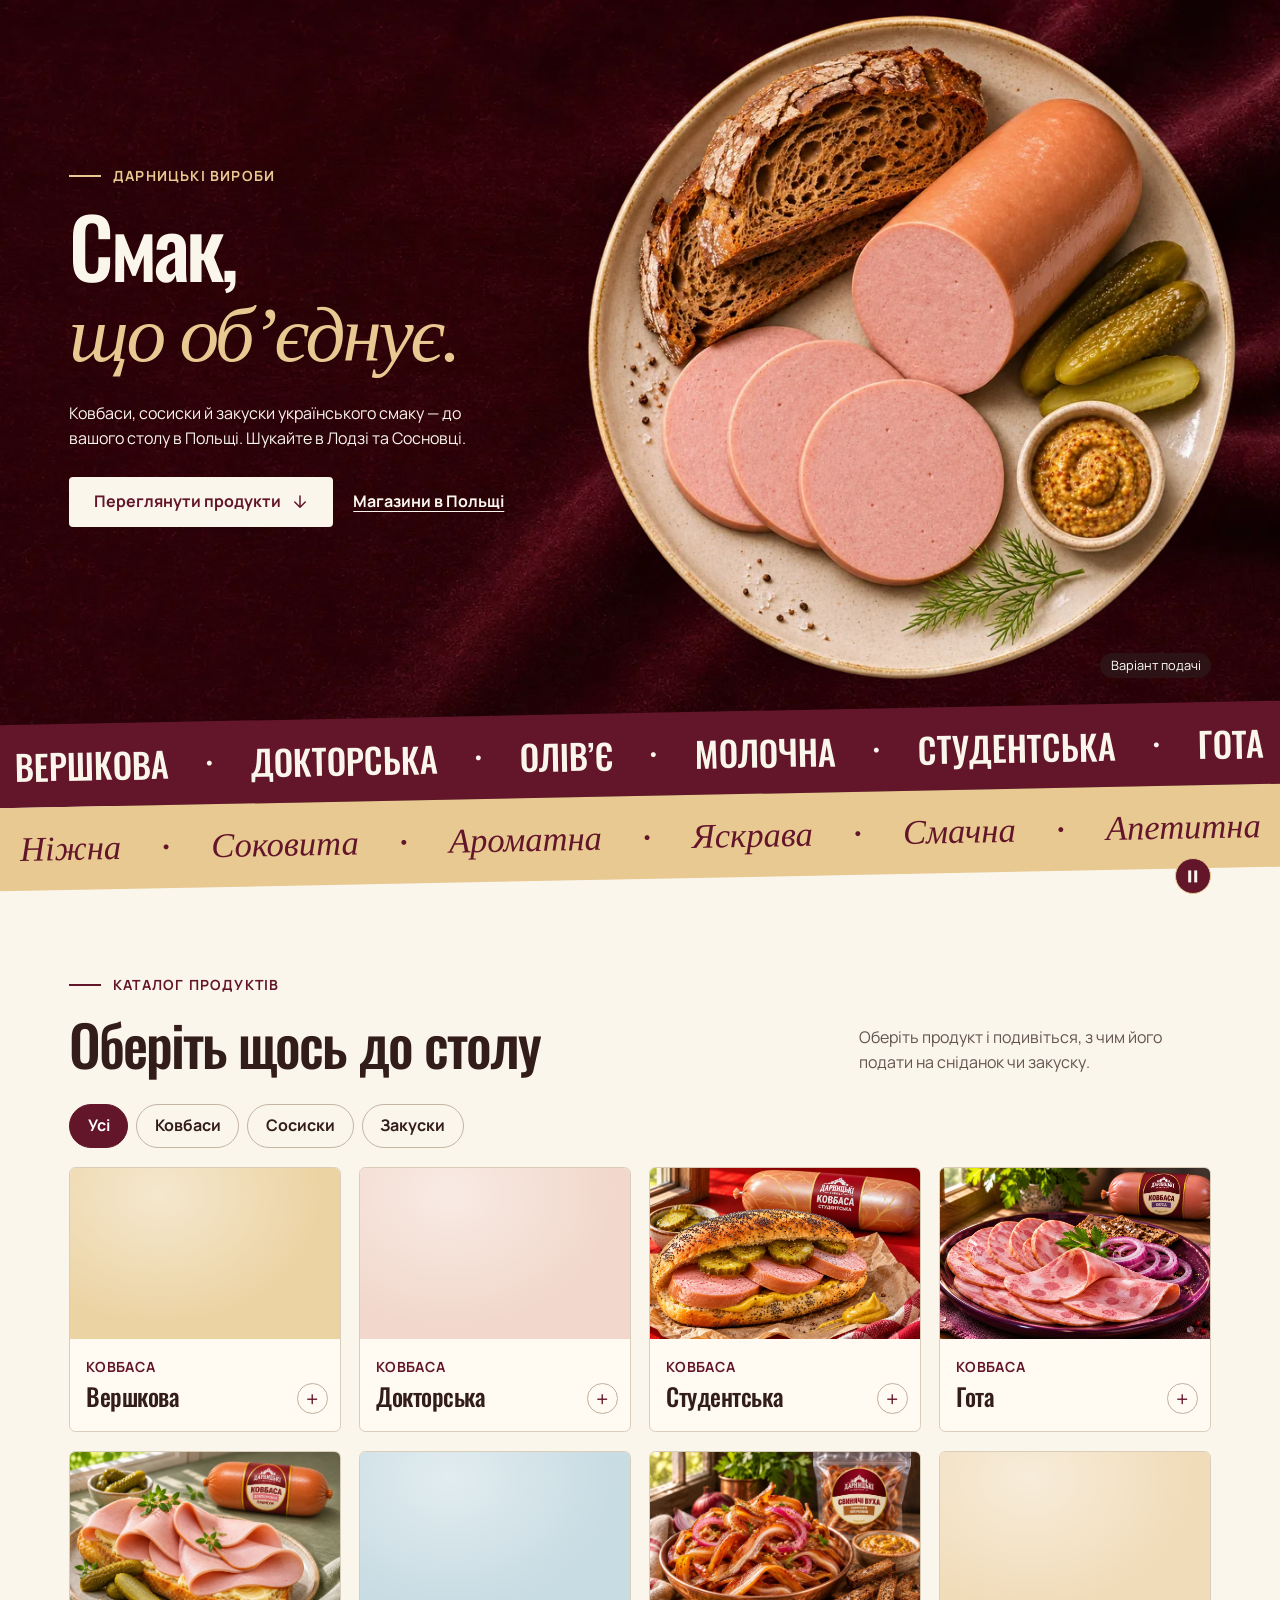
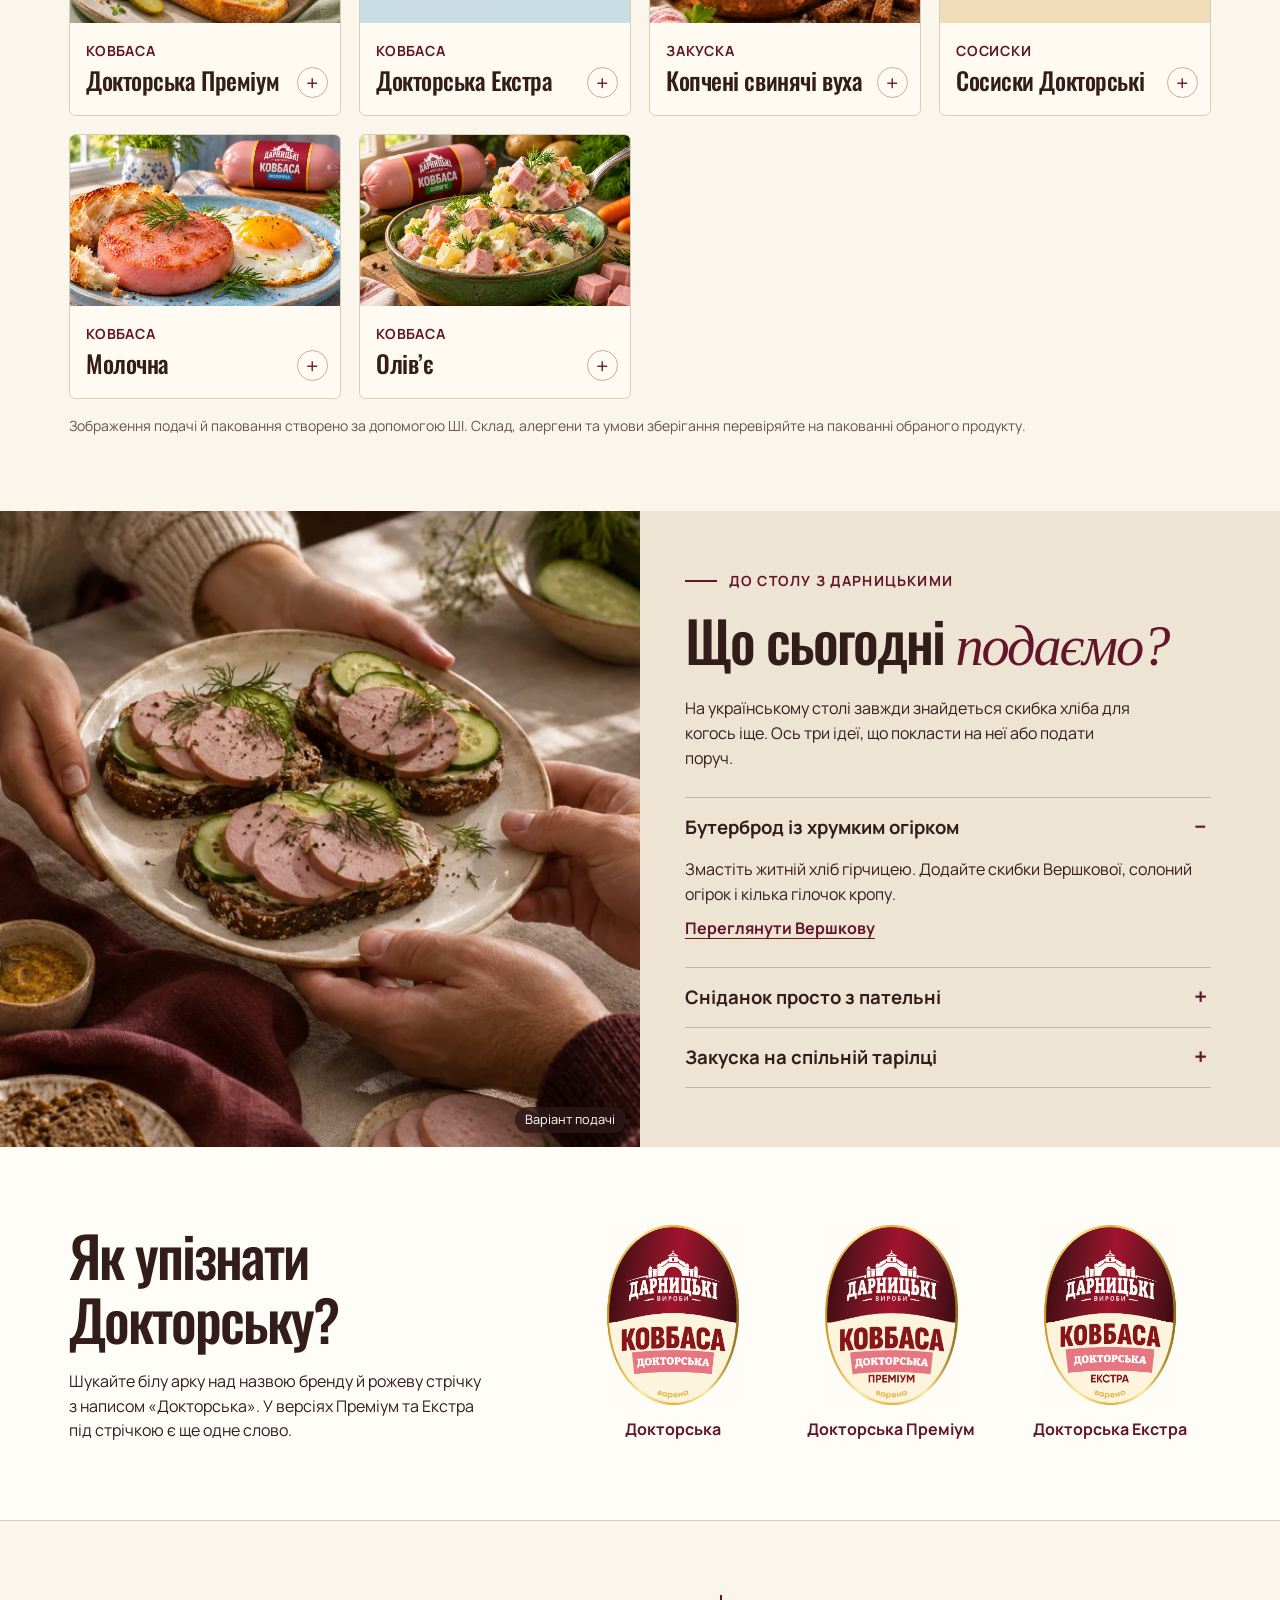
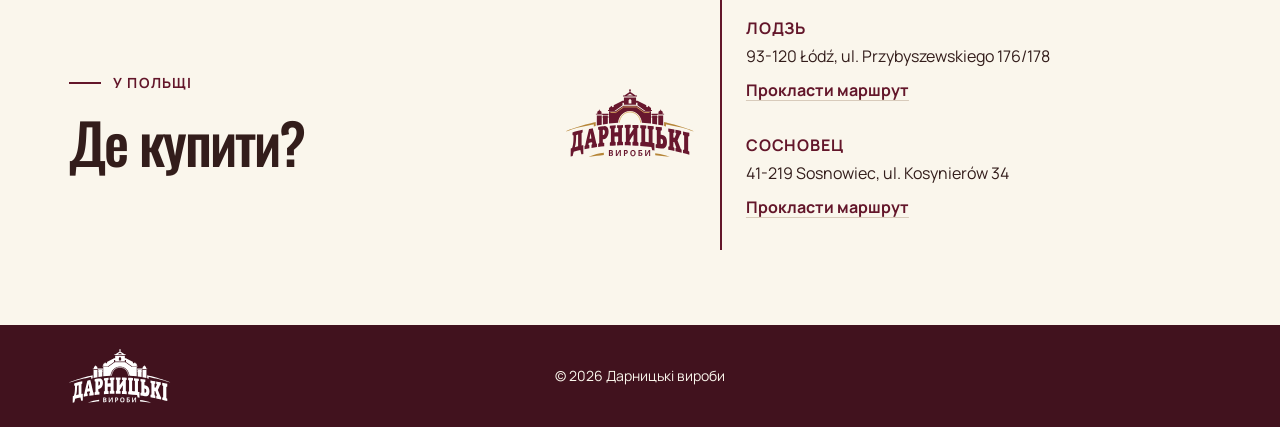
<file: index.html>
<!doctype html>
<html lang="uk">
<head>
  <meta charset="utf-8">
  <meta name="viewport" content="width=device-width, initial-scale=1">
  <meta name="theme-color" content="#491320">
  <meta name="robots" content="noindex, nofollow">
  <meta name="description" content="Ковбаси, сосиски й закуски «Дарницькі вироби». Перегляньте продукти й адреси магазинів у Лодзі та Сосновці.">
  <meta property="og:title" content="Дарницькі вироби — до столу!">
  <meta property="og:description" content="Ковбаси, сосиски й закуски «Дарницькі вироби». Перегляньте продукти й адреси магазинів у Лодзі та Сосновці.">
  <meta property="og:type" content="website">
  <meta property="og:image" content="https://pavlo-bondarchuk.github.io/darnytskie_pl/assets/lifestyle/hero.webp?v=rounds">
  <title>Дарницькі вироби — до столу!</title>
  <link rel="icon" href="assets/logo/logo.svg?v=burgundy-gold" type="image/svg+xml">
  <link rel="preload" as="image" href="assets/logo/logo.svg?v=burgundy-gold">
  <link rel="preload" as="image" href="assets/lifestyle/velvet.webp">
  <link rel="stylesheet" href="css/style.css?v=shelf-1">
  <script>
    (() => {
      const root = document.documentElement;
      root.classList.add("scroll-header");
      const motion = matchMedia("(prefers-reduced-motion: reduce)");
      if (motion.matches) return;
      const ready = () => {
        root.classList.remove("intro-pending");
        document.dispatchEvent(new Event("darnytskie:ready"));
      };
      const finish = () => {
        if (!root.classList.contains("intro-active")) return;
        root.classList.remove("intro-active");
        const overlay = document.querySelector(".page-intro");
        const complete = () => {
          if (!root.classList.contains("intro-pending")) return;
          overlay?.removeEventListener("transitionend", onEnd);
          ready();
        };
        const onEnd = event => {
          if (event.target === overlay && event.propertyName === "opacity") complete();
        };
        overlay?.addEventListener("transitionend", onEnd);
        setTimeout(complete, 500);
      };
      root.classList.add("intro-active", "intro-pending");
      const deadline = setTimeout(finish, 2300);
      const shine = new Promise(resolve => setTimeout(resolve, 1150));
      document.addEventListener("DOMContentLoaded", () => {
        const images = [document.querySelector(".intro-mark img"), document.querySelector(".hero-image")];
        Promise.allSettled([shine, ...images.map(image => image?.decode?.())]).then(() => {
          clearTimeout(deadline);
          finish();
        });
      }, { once: true });
      window.addEventListener("pageshow", event => { if (event.persisted) finish(); });
      document.addEventListener("focusin", finish, { once: true });
    })();
  </script>
  <script defer src="js/i18n.js?v=store-journey-1"></script>
  <script defer src="js/analytics.js?v=store-journey-1"></script>
  <script defer src="js/products.js?v=wrap-2"></script>
  <script defer src="js/stores.js?v=store-journey-1"></script>
  <script defer src="js/scroll-motion.js?v=store-journey-1"></script>
  <script defer src="js/main.js?v=store-journey-1"></script>
</head>
<body>
  <div class="page-intro" aria-hidden="true">
    <div class="intro-mark"><img src="assets/logo/logo.svg?v=burgundy-gold" width="274" height="146" alt=""></div>
  </div>
  <a class="skip-link" href="#main" data-pl="Przejdź do treści">Перейти до вмісту</a>
  <header class="site-header" id="site-header">
    <div class="mast wrap">
      <a class="brand" href="#start"><img src="assets/logo/logo.svg?v=burgundy-gold" width="274" height="146" alt="Дарницькі вироби" data-pl-alt="Darnytskie Wyroby"></a>
      <nav class="desktop-nav" aria-label="Основна навігація" data-pl-aria="Nawigacja główna">
        <a href="#produkty" data-pl="Produkty">Продукти</a><a href="#inspiracje" data-pl="Pomysły na stół">Ідеї до столу</a><a href="#gdzie-kupic" data-store-source="navigation" data-pl="Gdzie kupić">Де купити</a>
      </nav>
      <div class="header-tools">
        <div class="languages" role="group" aria-label="Мова" data-pl-aria="Język"><button type="button" lang="uk" data-language="uk" aria-pressed="true" aria-label="Українська">УКР</button><button type="button" lang="pl" data-language="pl" aria-pressed="false" aria-label="Polski">PL</button></div>
        <button class="menu-toggle" id="menu-toggle" type="button" aria-label="Відкрити меню" data-pl-aria="Otwórz menu" aria-controls="mobile-menu" aria-expanded="false"><span></span><span></span></button>
      </div>
    </div>
  </header>
  <dialog class="mobile-menu" id="mobile-menu" aria-label="Меню" data-pl-aria="Menu">
    <button class="menu-close" id="menu-close" aria-label="Закрити меню" data-pl-aria="Zamknij menu">×</button>
    <nav class="mobile-menu__nav"><a href="#produkty" data-pl="Produkty">Продукти</a><a href="#inspiracje" data-pl="Pomysły na stół">Ідеї до столу</a><a href="#gdzie-kupic" data-store-source="navigation" data-pl="Gdzie kupić">Де купити</a></nav>
  </dialog>
  <main id="main" tabindex="-1">
    <section id="start" class="hero" aria-labelledby="hero-title">
      <img class="hero-image" src="assets/lifestyle/plate.webp" srcset="assets/lifestyle/plate-768.webp 768w, assets/lifestyle/plate.webp 1254w" sizes="(max-width: 680px) 92vw, 57vw" alt="" fetchpriority="high" width="1254" height="1254">
      <div class="hero-inner wrap">
        <div class="hero-copy">
          <p class="eyebrow hero-eyebrow"><span class="rule"></span><span data-pl="Darnytskie Wyroby">Дарницькі вироби</span></p>
          <h1 id="hero-title"><span data-pl="Smak,">Смак,</span> <em data-pl="który&nbsp;łączy.">що&nbsp;об’єднує.</em></h1>
          <p class="hero-desc" data-pl="Kiełbasy, parówki i przekąski w ukraińskim stylu. Znajdziesz je w Łodzi i Sosnowcu.">Ковбаси, сосиски й закуски українського смаку — до вашого столу в Польщі. Шукайте в Лодзі та Сосновці.</p>
          <div class="hero-actions">
            <a class="primary" href="#produkty">
            <span data-pl="Zobacz produkty">Переглянути продукти</span>
            <svg width="18" height="18" viewBox="0 0 24 24" fill="none" stroke="currentColor" stroke-width="2" stroke-linecap="round" stroke-linejoin="round" aria-hidden="true" focusable="false"><path d="M12 4v15m-7-7 7 7 7-7"/></svg>
            </a>
            <a class="hero-stores" href="#gdzie-kupic" data-store-source="hero" data-pl="Sklepy w Polsce">Магазини в Польщі</a>
          </div>
        </div>
      </div>
      <span class="photo-caption" data-pl="Propozycja podania">Варіант подачі</span>
    </section>
    <div class="ribbons">
      <input class="ribbon-pause" type="checkbox" aria-label="Призупинити рух стрічок" data-pl-aria="Wstrzymaj ruch wstęg">
      <div class="ribbon-bands" aria-hidden="true">
        <div class="ribbon"><div class="ribbon-track">
          <div class="ribbon-words">
            <span data-pl="Śmietankowa">Вершкова</span>
            <span data-pl="Doktorska">Докторська</span>
            <span data-pl="Olivier">Олів’є</span>
            <span data-pl="Mleczna">Молочна</span>
            <span data-pl="Studencka">Студентська</span>
            <span data-pl="Gota">Гота</span>
          </div>
          <div class="ribbon-words">
            <span data-pl="Śmietankowa">Вершкова</span>
            <span data-pl="Doktorska">Докторська</span>
            <span data-pl="Olivier">Олів’є</span>
            <span data-pl="Mleczna">Молочна</span>
            <span data-pl="Studencka">Студентська</span>
            <span data-pl="Gota">Гота</span>
          </div>
        </div></div>
        <div class="ribbon"><div class="ribbon-track">
          <div class="ribbon-words">
            <span data-pl="Delikatna">Ніжна</span>
            <span data-pl="Soczysta">Соковита</span>
            <span data-pl="Aromatyczna">Ароматна</span>
            <span data-pl="Wyrazista">Яскрава</span>
            <span data-pl="Smaczna">Смачна</span>
            <span data-pl="Apetyczna">Апетитна</span>
          </div>
          <div class="ribbon-words">
            <span data-pl="Delikatna">Ніжна</span>
            <span data-pl="Soczysta">Соковита</span>
            <span data-pl="Aromatyczna">Ароматна</span>
            <span data-pl="Wyrazista">Яскрава</span>
            <span data-pl="Smaczna">Смачна</span>
            <span data-pl="Apetyczna">Апетитна</span>
          </div>
        </div></div>
      </div>
    </div>
    <section id="produkty" class="catalog wrap" aria-labelledby="products-title">
      <div class="section-intro">
        <div><p class="eyebrow"><span class="rule"></span><span data-pl="Katalog produktów">Каталог продуктів</span></p><h2 id="products-title" data-pl="Wybierz coś na stół">Оберіть щось до столу</h2></div>
        <p class="intro-note" data-pl="Wybierz produkt i zobacz, z czym podać go na śniadanie lub przekąskę.">Оберіть продукт і подивіться, з чим його подати на сніданок чи закуску.</p>
      </div>
      <div class="filters" id="filters" role="group" aria-label="Категорія продукту" data-pl-aria="Kategoria produktu">
        <button type="button" data-filter="all" data-pl="Wszystkie" aria-pressed="true">Усі</button><button type="button" data-filter="Kiełbasa" data-pl="Kiełbasy" aria-pressed="false">Ковбаси</button><button type="button" data-filter="Parówki" data-pl="Parówki" aria-pressed="false">Сосиски</button><button type="button" data-filter="Przekąska" data-pl="Przekąski" aria-pressed="false">Закуски</button>
      </div>
      <div class="product-grid" id="product-grid" role="group" aria-labelledby="products-title"></div>
      <noscript><p data-pl="Śmietankowa · Doktorska · Studencka · Gota · Doktorska Premium · Doktorska Extra · Wędzone uszy wieprzowe · Parówki Doktorskie · Mleczna · Olivier">Вершкова · Докторська · Студентська · Гота · Докторська Преміум · Докторська Екстра · Копчені свинячі вуха · Сосиски Докторські · Молочна · Олів’є</p></noscript>
      <p class="catalog-foot" data-pl="Zdjęcia poglądowe potraw i opakowań wygenerowano za pomocą AI. Skład, alergeny i sposób przechowywania sprawdź na opakowaniu wybranego produktu.">Зображення подачі й паковання створено за допомогою ШІ. Склад, алергени та умови зберігання перевіряйте на пакованні обраного продукту.</p>
    </section>
    <section id="inspiracje" class="serving" aria-labelledby="serving-title">
      <div class="serving-layout">
        <figure class="table-photo">
          <img id="dish-sandwich" class="is-current" src="assets/lifestyle/table.webp" srcset="assets/lifestyle/table-900.webp 900w, assets/lifestyle/table.webp 1536w" sizes="(max-width: 760px) 100vw, 50vw" width="1536" height="1024" alt="Бутерброди з Вершковою ковбасою, огірком і кропом на житньому хлібі" data-pl-alt="Kanapki na żytnim chlebie z kiełbasą Śmietankową, ogórkiem i koperkiem" loading="lazy">
          <img id="dish-skillet" src="assets/lifestyle/serving-skillet.webp" width="1120" height="1120" alt="Підрум’янені сосиски з яєчнею, зеленою цибулею та житнім тостом на пательні" data-pl-alt="Parówki z jajkiem sadzonym, szczypiorkiem i żytnią grzanką na patelni" loading="lazy" aria-hidden="true">
          <img id="dish-platter" src="assets/lifestyle/serving-platter.webp" width="1120" height="1120" alt="Смужки копчених свинячих вух з маринованою цибулею, огірками та хроном" data-pl-alt="Paski wędzonych uszu wieprzowych z marynowaną cebulką, ogórkami i chrzanem" loading="lazy" aria-hidden="true">
          <figcaption data-pl="Propozycja podania">Варіант подачі</figcaption>
        </figure>
        <div class="serving-copy" id="o-nas">
          <p class="eyebrow"><span class="rule"></span><span data-pl="Przy stole z Darnytskie">До столу з Дарницькими</span></p>
          <h2 id="serving-title"><span data-pl="Co dziś">Що сьогодні</span> <em data-pl="podajemy?">подаємо?</em></h2>
          <p data-pl="W ukraińskiej kuchni dla jeszcze jednej osoby zawsze znajdzie się kromka chleba. Oto trzy pomysły na to, co na niej położyć albo podać obok.">На українському столі завжди знайдеться скибка хліба для когось іще. Ось три ідеї, що покласти на неї або подати поруч.</p>
          <div class="ideas">
            <details name="serving-ideas" data-photo="dish-sandwich" open><summary data-pl="Kanapka z chrupiącym ogórkiem">Бутерброд із хрумким огірком</summary><div><p data-pl="Posmaruj żytni chleb musztardą. Dodaj plasterki Śmietankowej, kiszony ogórek i kilka gałązek koperku.">Змастіть житній хліб гірчицею. Додайте скибки Вершкової, солоний огірок і кілька гілочок кропу.</p><button type="button" data-show-product="vershkova" data-pl="Zobacz Śmietankową">Переглянути Вершкову</button></div></details>
            <details name="serving-ideas" data-photo="dish-skillet"><summary data-pl="Śniadanie prosto z patelni">Сніданок просто з пательні</summary><div><p data-pl="Przygotuj parówki zgodnie z instrukcją na opakowaniu. Podaj z jajkiem sadzonym, szczypiorkiem i ciepłą grzanką.">Приготуйте сосиски за інструкцією на пакованні. Подайте з яєчнею, зеленою цибулею та теплим тостом.</p><button type="button" data-show-product="parowki" data-pl="Zobacz Parówki Doktorskie">Переглянути сосиски Докторські</button></div></details>
            <details name="serving-ideas" data-photo="dish-platter"><summary data-pl="Na półmisku dla gości">Закуска на спільній тарілці</summary><div><p data-pl="Do wędzonych uszu wieprzowych podaj marynowaną cebulkę, ogórki i chrzan w małej miseczce. Pieczywo połóż obok, żeby każdy mógł sięgnąć po kromkę.">До копчених свинячих вух подайте мариновану цибульку, огірки й хрін у невеликій мисці. Хліб поставте поруч, щоб кожен міг узяти скибку.</p><button type="button" data-show-product="uszka-wedzone" data-pl="Zobacz wędzone uszy wieprzowe">Переглянути копчені вуха</button></div></details>
          </div>
        </div>
      </div>
    </section>
    <section id="etykiety" class="shelf-guide" aria-labelledby="shelf-title">
      <div class="wrap shelf-layout">
        <div class="shelf-intro">
          <h2 id="shelf-title" data-pl="Jak rozpoznać Doktorską?">Як упізнати Докторську?</h2>
          <p data-pl="Szukaj białego łuku nad nazwą marki i różowej wstęgi z napisem „Докторська”. Na etykietach wersji Premium i Extra dodatkowe słowo znajdziesz tuż pod wstęgą.">Шукайте білу арку над назвою бренду й рожеву стрічку з написом «Докторська». У версіях Преміум та Екстра під стрічкою є ще одне слово.</p>
        </div>
        <div class="shelf-labels">
          <figure><img src="assets/labels/sausage-doctor-classic.webp" width="1005" height="1359" loading="lazy" alt=""><figcaption data-pl="Doktorska">Докторська</figcaption></figure>
          <figure><img src="assets/labels/sausage-doctor-premium.webp" width="1004" height="1359" loading="lazy" alt=""><figcaption data-pl="Doktorska Premium">Докторська Преміум</figcaption></figure>
          <figure><img src="assets/labels/sausage-doctor-extra.webp" width="1004" height="1359" loading="lazy" alt=""><figcaption data-pl="Doktorska Extra">Докторська Екстра</figcaption></figure>
        </div>
      </div>
    </section>
    <section id="gdzie-kupic" class="availability wrap" aria-labelledby="locator-title">
      <div><p class="eyebrow"><span class="rule"></span><span data-pl="W Polsce">У Польщі</span></p><h2 id="locator-title" data-pl="Gdzie kupić?">Де купити?</h2></div>
      <div class="locator-mark" aria-hidden="true"><img src="assets/logo/logo.svg?v=burgundy-gold" width="274" height="146" alt=""></div>
      <div class="locator-panel">
        <ul id="store-addresses" class="store-addresses">
          <li><strong data-pl="ŁÓDŹ">ЛОДЗЬ</strong><span lang="pl">93-120 Łódź, ul. Przybyszewskiego 176/178</span><a class="store-route" data-store-city="lodz" href="https://www.google.com/maps/dir/?api=1&amp;destination=93-120%20%C5%81%C3%B3d%C5%BA%2C%20ul.%20Przybyszewskiego%20176%2F178%2C%20Polska" aria-label="Прокласти маршрут до магазину в Лодзі" data-pl-aria="Wyznacz trasę do sklepu w Łodzi"><span data-pl="Wyznacz trasę">Прокласти маршрут</span></a></li>
          <li><strong data-pl="SOSNOWIEC">СОСНОВЕЦ</strong><span lang="pl">41-219 Sosnowiec, ul. Kosynierów 34</span><a class="store-route" data-store-city="sosnowiec" href="https://www.google.com/maps/dir/?api=1&amp;destination=41-219%20Sosnowiec%2C%20ul.%20Kosynier%C3%B3w%2034%2C%20Polska" aria-label="Прокласти маршрут до магазину в Сосновці" data-pl-aria="Wyznacz trasę do sklepu w Sosnowcu"><span data-pl="Wyznacz trasę">Прокласти маршрут</span></a></li>
        </ul>
        <div id="store-locator" hidden><label for="store-search" data-pl="Miasto, sklep lub adres">Місто, магазин або адреса</label><input type="search" id="store-search" aria-controls="store-results"><div id="store-results" role="status" aria-live="polite"></div></div>
      </div>
    </section>
  </main>
  <footer id="kontakt"><div class="wrap footer-inner"><a class="brand" href="#start"><img src="assets/logo/logo.svg?v=burgundy-gold" width="274" height="146" alt="Дарницькі вироби" data-pl-alt="Darnytskie Wyroby"></a><span data-pl="© 2026 Darnytskie Wyroby">© 2026 Дарницькі вироби</span></div></footer>
  <a id="back-to-top" class="back-to-top" href="#start" aria-label="На початок сторінки" data-pl-aria="Na początek strony" inert>
    <svg width="24" height="24" viewBox="0 0 24 24" fill="none" stroke="currentColor" stroke-width="1.8" stroke-linecap="round" stroke-linejoin="round" aria-hidden="true"><path d="M12 19V5m-7 7 7-7 7 7"/></svg>
  </a>
</body>
</html>
</file>
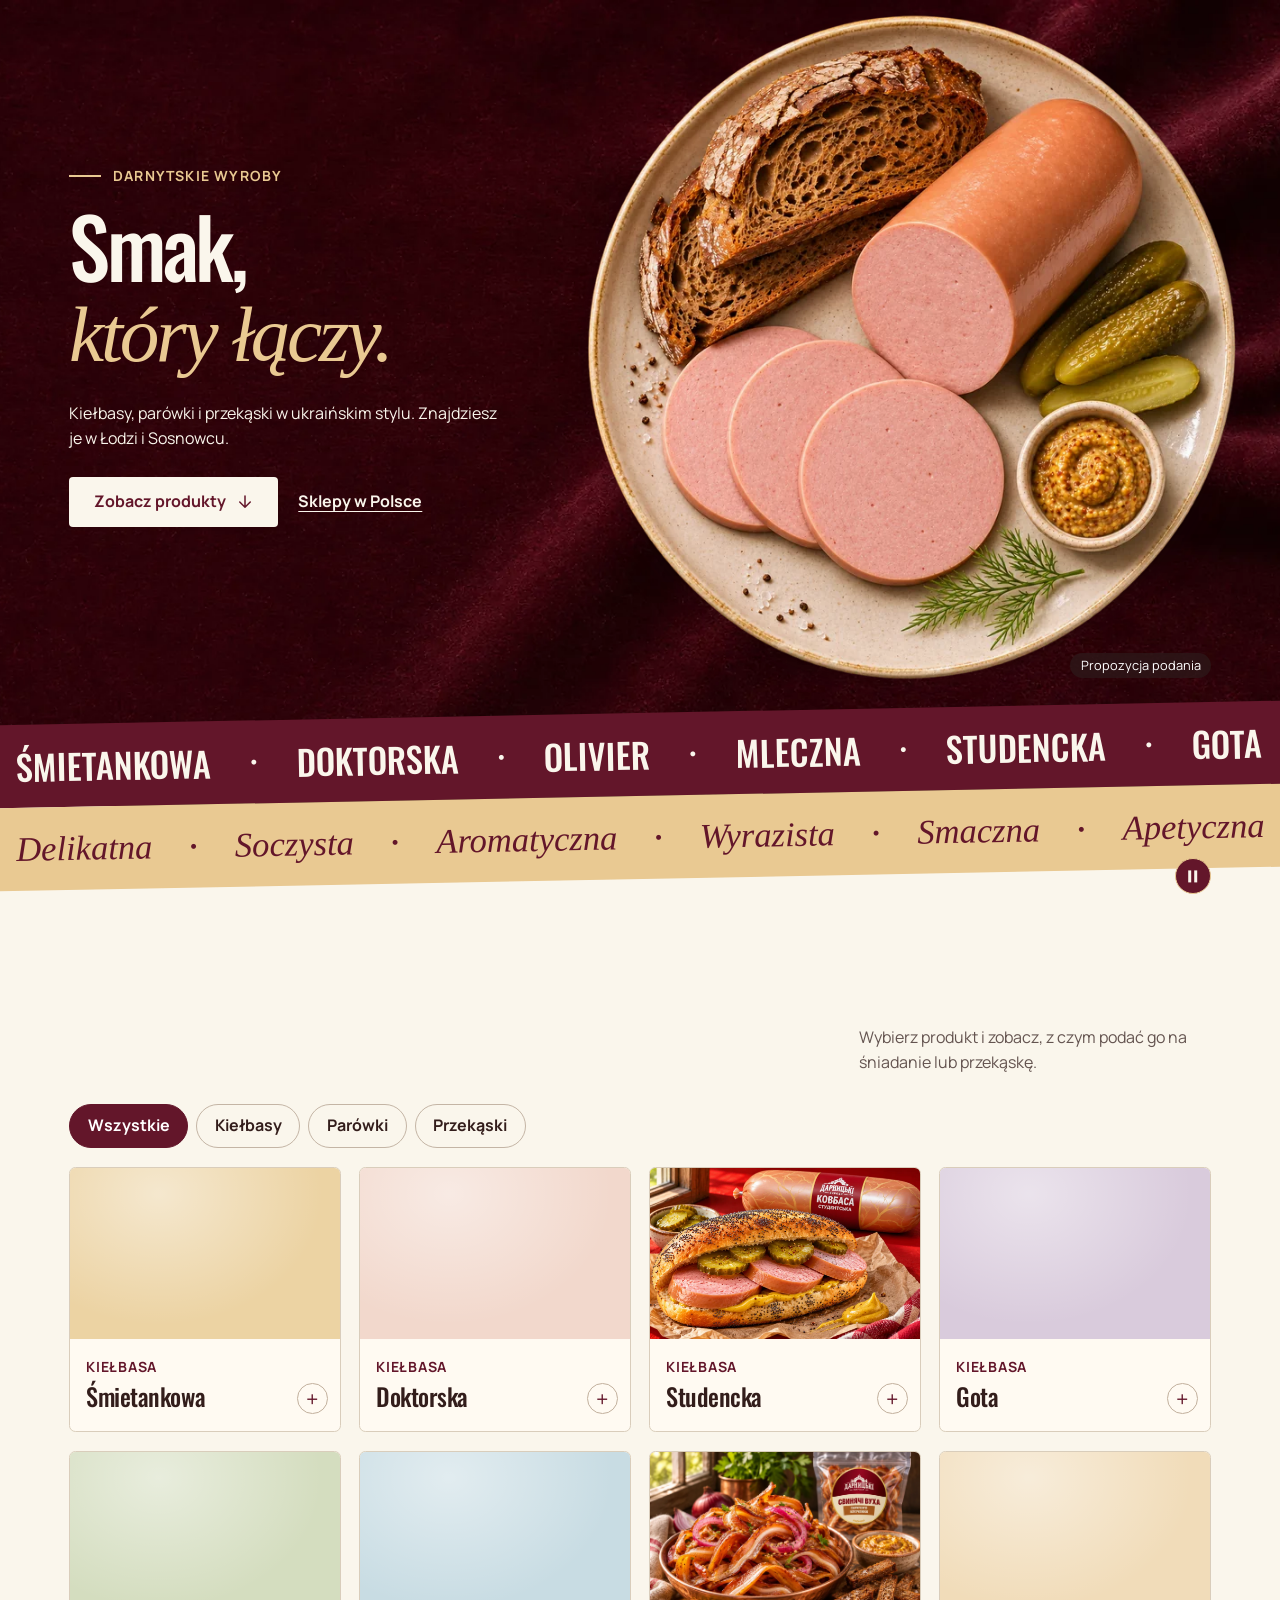
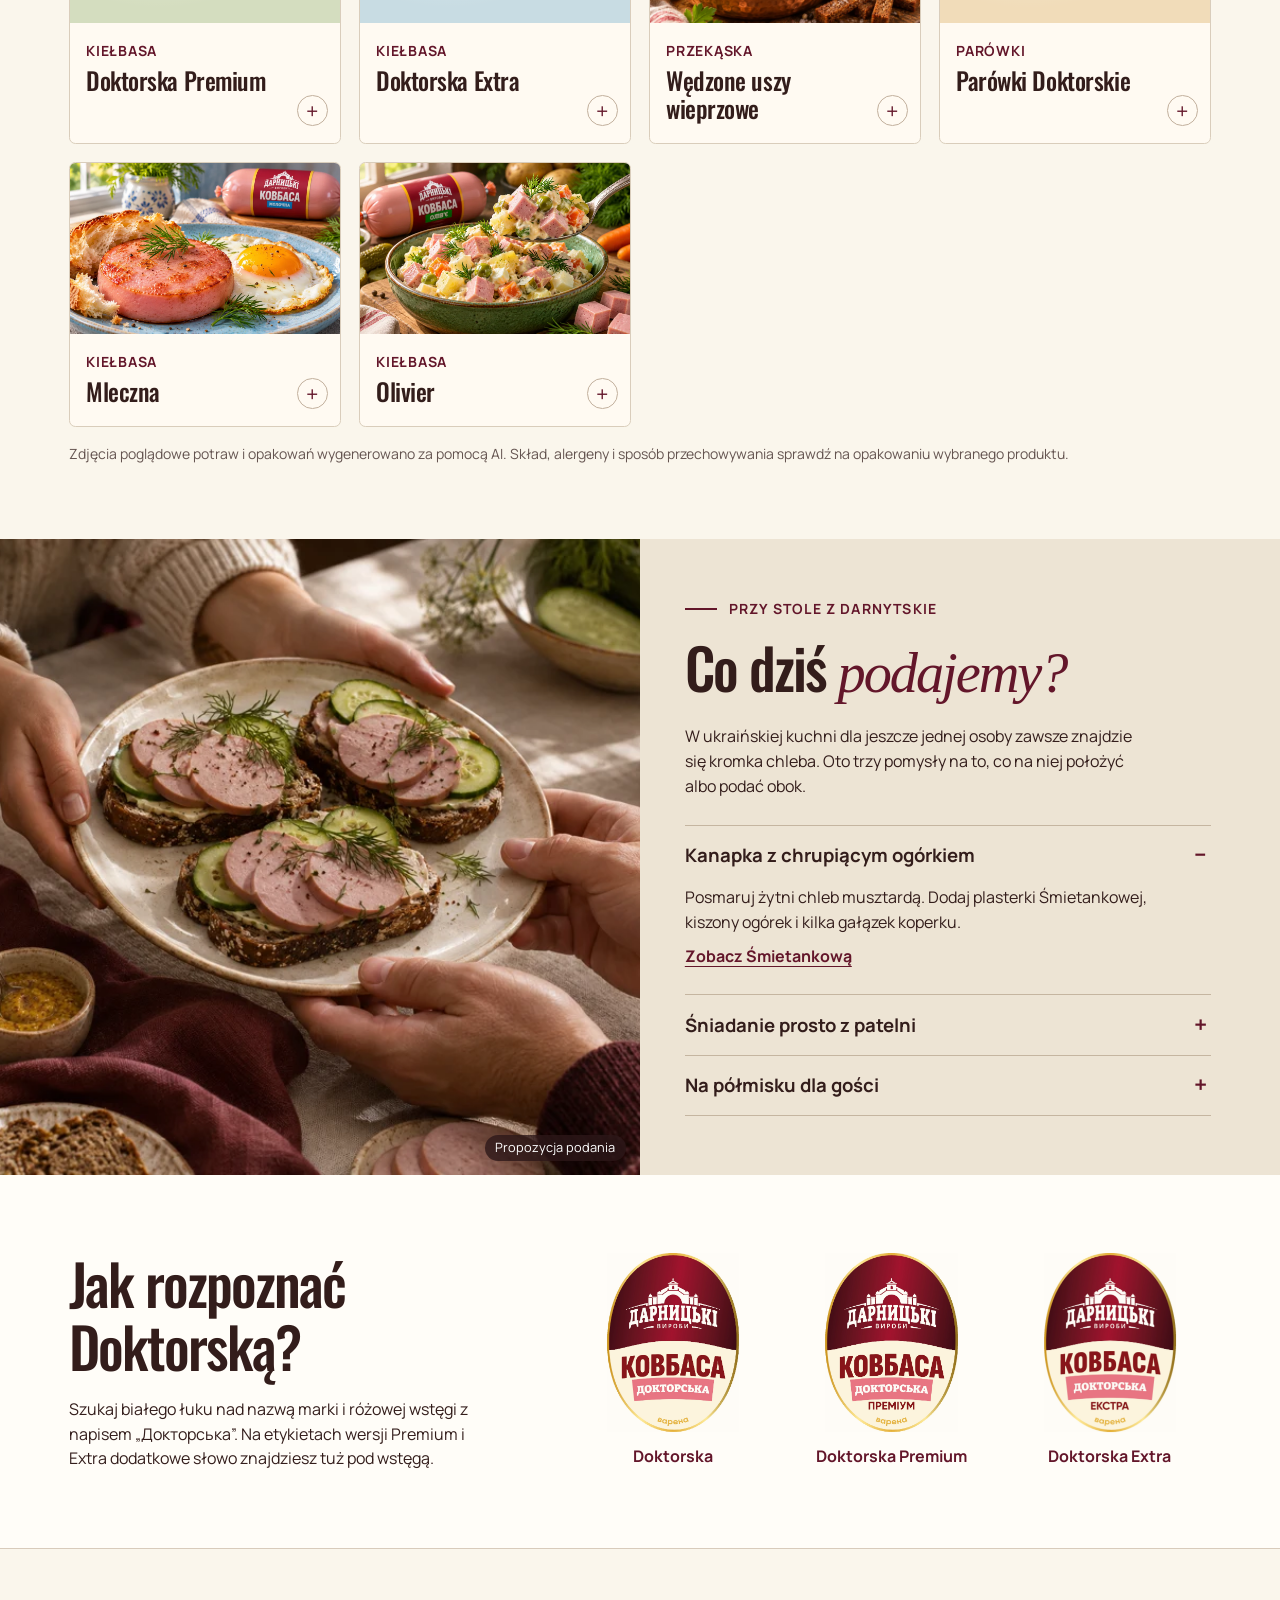
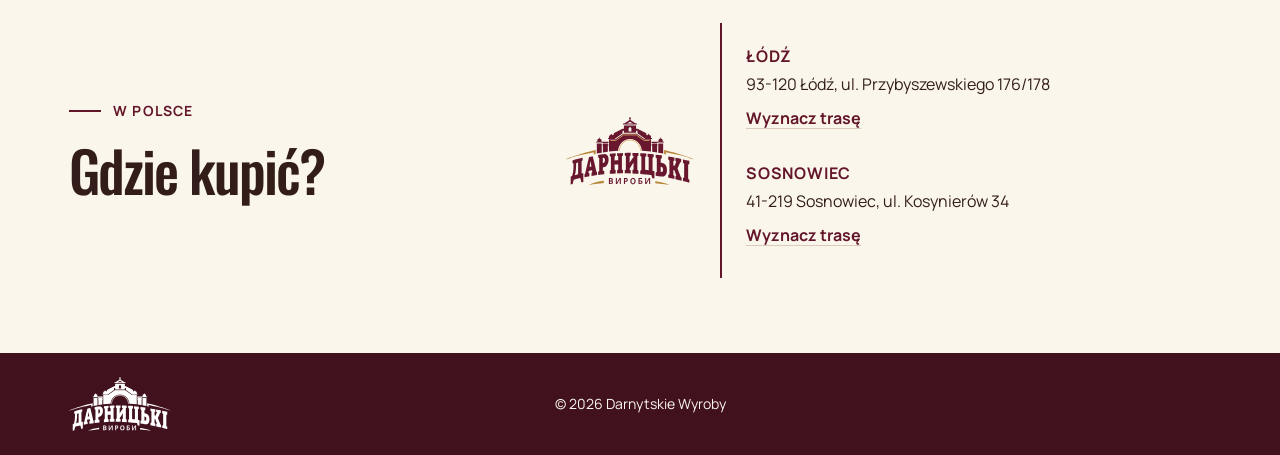
<file: pl/index.html>
<!doctype html>
<html lang="pl">
<head>
  <meta charset="utf-8">
  <meta name="viewport" content="width=device-width, initial-scale=1">
  <meta name="theme-color" content="#491320">
  <meta name="robots" content="noindex, nofollow">
  <meta name="description" content="Kiełbasy, parówki i przekąski Darnytskie. Zobacz produkty i znajdź adresy sklepów w Łodzi i Sosnowcu.">
  <meta property="og:title" content="Darnytskie Wyroby — do stołu!">
  <meta property="og:description" content="Kiełbasy, parówki i przekąski Darnytskie. Zobacz produkty i znajdź adresy sklepów w Łodzi i Sosnowcu.">
  <meta property="og:type" content="website">
  <meta property="og:image" content="https://pavlo-bondarchuk.github.io/darnytskie_pl/assets/lifestyle/hero.webp?v=rounds">
  <title>Darnytskie Wyroby — do stołu!</title>
  <link rel="icon" href="../assets/logo/logo.svg?v=burgundy-gold" type="image/svg+xml">
  <link rel="preload" as="image" href="../assets/logo/logo.svg?v=burgundy-gold">
  <link rel="preload" as="image" href="../assets/lifestyle/velvet.webp">
  <link rel="stylesheet" href="../css/style.css?v=shelf-1">
  <script>
    (() => {
      const root = document.documentElement;
      root.classList.add("scroll-header");
      const motion = matchMedia("(prefers-reduced-motion: reduce)");
      if (motion.matches) return;
      const ready = () => {
        root.classList.remove("intro-pending");
        document.dispatchEvent(new Event("darnytskie:ready"));
      };
      const finish = () => {
        if (!root.classList.contains("intro-active")) return;
        root.classList.remove("intro-active");
        const overlay = document.querySelector(".page-intro");
        const complete = () => {
          if (!root.classList.contains("intro-pending")) return;
          overlay?.removeEventListener("transitionend", onEnd);
          ready();
        };
        const onEnd = event => {
          if (event.target === overlay && event.propertyName === "opacity") complete();
        };
        overlay?.addEventListener("transitionend", onEnd);
        setTimeout(complete, 500);
      };
      root.classList.add("intro-active", "intro-pending");
      const deadline = setTimeout(finish, 2300);
      const shine = new Promise(resolve => setTimeout(resolve, 1150));
      document.addEventListener("DOMContentLoaded", () => {
        const images = [document.querySelector(".intro-mark img"), document.querySelector(".hero-image")];
        Promise.allSettled([shine, ...images.map(image => image?.decode?.())]).then(() => {
          clearTimeout(deadline);
          finish();
        });
      }, { once: true });
      window.addEventListener("pageshow", event => { if (event.persisted) finish(); });
      document.addEventListener("focusin", finish, { once: true });
    })();
  </script>
  <script defer src="../js/i18n.js?v=store-journey-1"></script>
  <script defer src="../js/analytics.js?v=store-journey-1"></script>
  <script defer src="../js/products.js?v=wrap-2"></script>
  <script defer src="../js/stores.js?v=store-journey-1"></script>
  <script defer src="../js/scroll-motion.js?v=store-journey-1"></script>
  <script defer src="../js/main.js?v=store-journey-1"></script>
</head>
<body>
  <div class="page-intro" aria-hidden="true">
    <div class="intro-mark"><img src="../assets/logo/logo.svg?v=burgundy-gold" width="274" height="146" alt=""></div>
  </div>
  <a class="skip-link" href="#main" data-pl="Przejdź do treści" data-uk="Перейти до вмісту">Przejdź do treści</a>
  <header class="site-header" id="site-header">
    <div class="mast wrap">
      <a class="brand" href="#start"><img src="../assets/logo/logo.svg?v=burgundy-gold" width="274" height="146" alt="Darnytskie Wyroby" data-pl-alt="Darnytskie Wyroby" data-uk-alt="Дарницькі вироби"></a>
      <nav class="desktop-nav" aria-label="Nawigacja główna" data-pl-aria="Nawigacja główna" data-uk-aria="Основна навігація">
        <a href="#produkty" data-pl="Produkty" data-uk="Продукти">Produkty</a><a href="#inspiracje" data-pl="Pomysły na stół" data-uk="Ідеї до столу">Pomysły na stół</a><a href="#gdzie-kupic" data-store-source="navigation" data-pl="Gdzie kupić" data-uk="Де купити">Gdzie kupić</a>
      </nav>
      <div class="header-tools">
        <div class="languages" role="group" aria-label="Język" data-pl-aria="Język" data-uk-aria="Мова"><button type="button" lang="uk" data-language="uk" aria-pressed="false" aria-label="Українська">УКР</button><button type="button" lang="pl" data-language="pl" aria-pressed="true" aria-label="Polski">PL</button></div>
        <button class="menu-toggle" id="menu-toggle" type="button" aria-label="Otwórz menu" data-pl-aria="Otwórz menu" aria-controls="mobile-menu" aria-expanded="false" data-uk-aria="Відкрити меню"><span></span><span></span></button>
      </div>
    </div>
  </header>
  <dialog class="mobile-menu" id="mobile-menu" aria-label="Menu" data-pl-aria="Menu" data-uk-aria="Меню">
    <button class="menu-close" id="menu-close" aria-label="Zamknij menu" data-pl-aria="Zamknij menu" data-uk-aria="Закрити меню">×</button>
    <nav class="mobile-menu__nav"><a href="#produkty" data-pl="Produkty" data-uk="Продукти">Produkty</a><a href="#inspiracje" data-pl="Pomysły na stół" data-uk="Ідеї до столу">Pomysły na stół</a><a href="#gdzie-kupic" data-store-source="navigation" data-pl="Gdzie kupić" data-uk="Де купити">Gdzie kupić</a></nav>
  </dialog>
  <main id="main" tabindex="-1">
    <section id="start" class="hero" aria-labelledby="hero-title">
      <img class="hero-image" src="../assets/lifestyle/plate.webp" srcset="../assets/lifestyle/plate-768.webp 768w, ../assets/lifestyle/plate.webp 1254w" sizes="(max-width: 680px) 92vw, 57vw" alt="" fetchpriority="high" width="1254" height="1254">
      <div class="hero-inner wrap">
        <div class="hero-copy">
          <p class="eyebrow hero-eyebrow"><span class="rule"></span><span data-pl="Darnytskie Wyroby" data-uk="Дарницькі вироби">Darnytskie Wyroby</span></p>
          <h1 id="hero-title"><span data-pl="Smak," data-uk="Смак,">Smak,</span> <em data-pl="który łączy." data-uk="що об’єднує.">który łączy.</em></h1>
          <p class="hero-desc" data-pl="Kiełbasy, parówki i przekąski w ukraińskim stylu. Znajdziesz je w Łodzi i Sosnowcu." data-uk="Ковбаси, сосиски й закуски українського смаку — до вашого столу в Польщі. Шукайте в Лодзі та Сосновці.">Kiełbasy, parówki i przekąski w ukraińskim stylu. Znajdziesz je w Łodzi i Sosnowcu.</p>
          <div class="hero-actions">
            <a class="primary" href="#produkty">
            <span data-pl="Zobacz produkty" data-uk="Переглянути продукти">Zobacz produkty</span>
            <svg width="18" height="18" viewbox="0 0 24 24" fill="none" stroke="currentColor" stroke-width="2" stroke-linecap="round" stroke-linejoin="round" aria-hidden="true" focusable="false"><path d="M12 4v15m-7-7 7 7 7-7"></path></svg>
            </a>
            <a class="hero-stores" href="#gdzie-kupic" data-store-source="hero" data-pl="Sklepy w Polsce" data-uk="Магазини в Польщі">Sklepy w Polsce</a>
          </div>
        </div>
      </div>
      <span class="photo-caption" data-pl="Propozycja podania" data-uk="Варіант подачі">Propozycja podania</span>
    </section>
    <div class="ribbons">
      <input class="ribbon-pause" type="checkbox" aria-label="Wstrzymaj ruch wstęg" data-pl-aria="Wstrzymaj ruch wstęg" data-uk-aria="Призупинити рух стрічок">
      <div class="ribbon-bands" aria-hidden="true">
        <div class="ribbon"><div class="ribbon-track">
          <div class="ribbon-words">
            <span data-pl="Śmietankowa" data-uk="Вершкова">Śmietankowa</span>
            <span data-pl="Doktorska" data-uk="Докторська">Doktorska</span>
            <span data-pl="Olivier" data-uk="Олів’є">Olivier</span>
            <span data-pl="Mleczna" data-uk="Молочна">Mleczna</span>
            <span data-pl="Studencka" data-uk="Студентська">Studencka</span>
            <span data-pl="Gota" data-uk="Гота">Gota</span>
          </div>
          <div class="ribbon-words">
            <span data-pl="Śmietankowa" data-uk="Вершкова">Śmietankowa</span>
            <span data-pl="Doktorska" data-uk="Докторська">Doktorska</span>
            <span data-pl="Olivier" data-uk="Олів’є">Olivier</span>
            <span data-pl="Mleczna" data-uk="Молочна">Mleczna</span>
            <span data-pl="Studencka" data-uk="Студентська">Studencka</span>
            <span data-pl="Gota" data-uk="Гота">Gota</span>
          </div>
        </div></div>
        <div class="ribbon"><div class="ribbon-track">
          <div class="ribbon-words">
            <span data-pl="Delikatna" data-uk="Ніжна">Delikatna</span>
            <span data-pl="Soczysta" data-uk="Соковита">Soczysta</span>
            <span data-pl="Aromatyczna" data-uk="Ароматна">Aromatyczna</span>
            <span data-pl="Wyrazista" data-uk="Яскрава">Wyrazista</span>
            <span data-pl="Smaczna" data-uk="Смачна">Smaczna</span>
            <span data-pl="Apetyczna" data-uk="Апетитна">Apetyczna</span>
          </div>
          <div class="ribbon-words">
            <span data-pl="Delikatna" data-uk="Ніжна">Delikatna</span>
            <span data-pl="Soczysta" data-uk="Соковита">Soczysta</span>
            <span data-pl="Aromatyczna" data-uk="Ароматна">Aromatyczna</span>
            <span data-pl="Wyrazista" data-uk="Яскрава">Wyrazista</span>
            <span data-pl="Smaczna" data-uk="Смачна">Smaczna</span>
            <span data-pl="Apetyczna" data-uk="Апетитна">Apetyczna</span>
          </div>
        </div></div>
      </div>
    </div>
    <section id="produkty" class="catalog wrap" aria-labelledby="products-title">
      <div class="section-intro">
        <div><p class="eyebrow"><span class="rule"></span><span data-pl="Katalog produktów" data-uk="Каталог продуктів">Katalog produktów</span></p><h2 id="products-title" data-pl="Wybierz coś na stół" data-uk="Оберіть щось до столу">Wybierz coś na stół</h2></div>
        <p class="intro-note" data-pl="Wybierz produkt i zobacz, z czym podać go na śniadanie lub przekąskę." data-uk="Оберіть продукт і подивіться, з чим його подати на сніданок чи закуску.">Wybierz produkt i zobacz, z czym podać go na śniadanie lub przekąskę.</p>
      </div>
      <div class="filters" id="filters" role="group" aria-label="Kategoria produktu" data-pl-aria="Kategoria produktu" data-uk-aria="Категорія продукту">
        <button type="button" data-filter="all" data-pl="Wszystkie" aria-pressed="true" data-uk="Усі">Wszystkie</button><button type="button" data-filter="Kiełbasa" data-pl="Kiełbasy" aria-pressed="false" data-uk="Ковбаси">Kiełbasy</button><button type="button" data-filter="Parówki" data-pl="Parówki" aria-pressed="false" data-uk="Сосиски">Parówki</button><button type="button" data-filter="Przekąska" data-pl="Przekąski" aria-pressed="false" data-uk="Закуски">Przekąski</button>
      </div>
      <div class="product-grid" id="product-grid" role="group" aria-labelledby="products-title"></div>
      <noscript><p data-pl="Śmietankowa · Doktorska · Studencka · Gota · Doktorska Premium · Doktorska Extra · Wędzone uszy wieprzowe · Parówki Doktorskie · Mleczna · Olivier" data-uk="Вершкова · Докторська · Студентська · Гота · Докторська Преміум · Докторська Екстра · Копчені свинячі вуха · Сосиски Докторські · Молочна · Олів’є">Śmietankowa · Doktorska · Studencka · Gota · Doktorska Premium · Doktorska Extra · Wędzone uszy wieprzowe · Parówki Doktorskie · Mleczna · Olivier</p></noscript>
      <p class="catalog-foot" data-pl="Zdjęcia poglądowe potraw i opakowań wygenerowano za pomocą AI. Skład, alergeny i sposób przechowywania sprawdź na opakowaniu wybranego produktu." data-uk="Зображення подачі й паковання створено за допомогою ШІ. Склад, алергени та умови зберігання перевіряйте на пакованні обраного продукту.">Zdjęcia poglądowe potraw i opakowań wygenerowano za pomocą AI. Skład, alergeny i sposób przechowywania sprawdź na opakowaniu wybranego produktu.</p>
    </section>
    <section id="inspiracje" class="serving" aria-labelledby="serving-title">
      <div class="serving-layout">
        <figure class="table-photo">
          <img id="dish-sandwich" class="is-current" src="../assets/lifestyle/table.webp" srcset="../assets/lifestyle/table-900.webp 900w, ../assets/lifestyle/table.webp 1536w" sizes="(max-width: 760px) 100vw, 50vw" width="1536" height="1024" alt="Kanapki na żytnim chlebie z kiełbasą Śmietankową, ogórkiem i koperkiem" data-pl-alt="Kanapki na żytnim chlebie z kiełbasą Śmietankową, ogórkiem i koperkiem" loading="lazy" data-uk-alt="Бутерброди з Вершковою ковбасою, огірком і кропом на житньому хлібі">
          <img id="dish-skillet" src="../assets/lifestyle/serving-skillet.webp" width="1120" height="1120" alt="Parówki z jajkiem sadzonym, szczypiorkiem i żytnią grzanką na patelni" data-pl-alt="Parówki z jajkiem sadzonym, szczypiorkiem i żytnią grzanką na patelni" loading="lazy" aria-hidden="true" data-uk-alt="Підрум’янені сосиски з яєчнею, зеленою цибулею та житнім тостом на пательні">
          <img id="dish-platter" src="../assets/lifestyle/serving-platter.webp" width="1120" height="1120" alt="Paski wędzonych uszu wieprzowych z marynowaną cebulką, ogórkami i chrzanem" data-pl-alt="Paski wędzonych uszu wieprzowych z marynowaną cebulką, ogórkami i chrzanem" loading="lazy" aria-hidden="true" data-uk-alt="Смужки копчених свинячих вух з маринованою цибулею, огірками та хроном">
          <figcaption data-pl="Propozycja podania" data-uk="Варіант подачі">Propozycja podania</figcaption>
        </figure>
        <div class="serving-copy" id="o-nas">
          <p class="eyebrow"><span class="rule"></span><span data-pl="Przy stole z Darnytskie" data-uk="До столу з Дарницькими">Przy stole z Darnytskie</span></p>
          <h2 id="serving-title"><span data-pl="Co dziś" data-uk="Що сьогодні">Co dziś</span> <em data-pl="podajemy?" data-uk="подаємо?">podajemy?</em></h2>
          <p data-pl="W ukraińskiej kuchni dla jeszcze jednej osoby zawsze znajdzie się kromka chleba. Oto trzy pomysły na to, co na niej położyć albo podać obok." data-uk="На українському столі завжди знайдеться скибка хліба для когось іще. Ось три ідеї, що покласти на неї або подати поруч.">W ukraińskiej kuchni dla jeszcze jednej osoby zawsze znajdzie się kromka chleba. Oto trzy pomysły na to, co na niej położyć albo podać obok.</p>
          <div class="ideas">
            <details name="serving-ideas" data-photo="dish-sandwich" open><summary data-pl="Kanapka z chrupiącym ogórkiem" data-uk="Бутерброд із хрумким огірком">Kanapka z chrupiącym ogórkiem</summary><div><p data-pl="Posmaruj żytni chleb musztardą. Dodaj plasterki Śmietankowej, kiszony ogórek i kilka gałązek koperku." data-uk="Змастіть житній хліб гірчицею. Додайте скибки Вершкової, солоний огірок і кілька гілочок кропу.">Posmaruj żytni chleb musztardą. Dodaj plasterki Śmietankowej, kiszony ogórek i kilka gałązek koperku.</p><button type="button" data-show-product="vershkova" data-pl="Zobacz Śmietankową" data-uk="Переглянути Вершкову">Zobacz Śmietankową</button></div></details>
            <details name="serving-ideas" data-photo="dish-skillet"><summary data-pl="Śniadanie prosto z patelni" data-uk="Сніданок просто з пательні">Śniadanie prosto z patelni</summary><div><p data-pl="Przygotuj parówki zgodnie z instrukcją na opakowaniu. Podaj z jajkiem sadzonym, szczypiorkiem i ciepłą grzanką." data-uk="Приготуйте сосиски за інструкцією на пакованні. Подайте з яєчнею, зеленою цибулею та теплим тостом.">Przygotuj parówki zgodnie z instrukcją na opakowaniu. Podaj z jajkiem sadzonym, szczypiorkiem i ciepłą grzanką.</p><button type="button" data-show-product="parowki" data-pl="Zobacz Parówki Doktorskie" data-uk="Переглянути сосиски Докторські">Zobacz Parówki Doktorskie</button></div></details>
            <details name="serving-ideas" data-photo="dish-platter"><summary data-pl="Na półmisku dla gości" data-uk="Закуска на спільній тарілці">Na półmisku dla gości</summary><div><p data-pl="Do wędzonych uszu wieprzowych podaj marynowaną cebulkę, ogórki i chrzan w małej miseczce. Pieczywo połóż obok, żeby każdy mógł sięgnąć po kromkę." data-uk="До копчених свинячих вух подайте мариновану цибульку, огірки й хрін у невеликій мисці. Хліб поставте поруч, щоб кожен міг узяти скибку.">Do wędzonych uszu wieprzowych podaj marynowaną cebulkę, ogórki i chrzan w małej miseczce. Pieczywo połóż obok, żeby każdy mógł sięgnąć po kromkę.</p><button type="button" data-show-product="uszka-wedzone" data-pl="Zobacz wędzone uszy wieprzowe" data-uk="Переглянути копчені вуха">Zobacz wędzone uszy wieprzowe</button></div></details>
          </div>
        </div>
      </div>
    </section>
    <section id="etykiety" class="shelf-guide" aria-labelledby="shelf-title">
      <div class="wrap shelf-layout">
        <div class="shelf-intro">
          <h2 id="shelf-title" data-pl="Jak rozpoznać Doktorską?" data-uk="Як упізнати Докторську?">Jak rozpoznać Doktorską?</h2>
          <p data-pl="Szukaj białego łuku nad nazwą marki i różowej wstęgi z napisem „Докторська”. Na etykietach wersji Premium i Extra dodatkowe słowo znajdziesz tuż pod wstęgą." data-uk="Шукайте білу арку над назвою бренду й рожеву стрічку з написом «Докторська». У версіях Преміум та Екстра під стрічкою є ще одне слово.">Szukaj białego łuku nad nazwą marki i różowej wstęgi z napisem „Докторська”. Na etykietach wersji Premium i Extra dodatkowe słowo znajdziesz tuż pod wstęgą.</p>
        </div>
        <div class="shelf-labels">
          <figure><img src="../assets/labels/sausage-doctor-classic.webp" width="1005" height="1359" loading="lazy" alt=""><figcaption data-pl="Doktorska" data-uk="Докторська">Doktorska</figcaption></figure>
          <figure><img src="../assets/labels/sausage-doctor-premium.webp" width="1004" height="1359" loading="lazy" alt=""><figcaption data-pl="Doktorska Premium" data-uk="Докторська Преміум">Doktorska Premium</figcaption></figure>
          <figure><img src="../assets/labels/sausage-doctor-extra.webp" width="1004" height="1359" loading="lazy" alt=""><figcaption data-pl="Doktorska Extra" data-uk="Докторська Екстра">Doktorska Extra</figcaption></figure>
        </div>
      </div>
    </section>
    <section id="gdzie-kupic" class="availability wrap" aria-labelledby="locator-title">
      <div><p class="eyebrow"><span class="rule"></span><span data-pl="W Polsce" data-uk="У Польщі">W Polsce</span></p><h2 id="locator-title" data-pl="Gdzie kupić?" data-uk="Де купити?">Gdzie kupić?</h2></div>
      <div class="locator-mark" aria-hidden="true"><img src="../assets/logo/logo.svg?v=burgundy-gold" width="274" height="146" alt=""></div>
      <div class="locator-panel">
        <ul id="store-addresses" class="store-addresses">
          <li><strong data-pl="ŁÓDŹ" data-uk="ЛОДЗЬ">ŁÓDŹ</strong><span lang="pl">93-120 Łódź, ul. Przybyszewskiego 176/178</span><a class="store-route" data-store-city="lodz" href="https://www.google.com/maps/dir/?api=1&amp;destination=93-120%20%C5%81%C3%B3d%C5%BA%2C%20ul.%20Przybyszewskiego%20176%2F178%2C%20Polska" aria-label="Wyznacz trasę do sklepu w Łodzi" data-pl-aria="Wyznacz trasę do sklepu w Łodzi" data-uk-aria="Прокласти маршрут до магазину в Лодзі"><span data-pl="Wyznacz trasę" data-uk="Прокласти маршрут">Wyznacz trasę</span></a></li>
          <li><strong data-pl="SOSNOWIEC" data-uk="СОСНОВЕЦ">SOSNOWIEC</strong><span lang="pl">41-219 Sosnowiec, ul. Kosynierów 34</span><a class="store-route" data-store-city="sosnowiec" href="https://www.google.com/maps/dir/?api=1&amp;destination=41-219%20Sosnowiec%2C%20ul.%20Kosynier%C3%B3w%2034%2C%20Polska" aria-label="Wyznacz trasę do sklepu w Sosnowcu" data-pl-aria="Wyznacz trasę do sklepu w Sosnowcu" data-uk-aria="Прокласти маршрут до магазину в Сосновці"><span data-pl="Wyznacz trasę" data-uk="Прокласти маршрут">Wyznacz trasę</span></a></li>
        </ul>
        <div id="store-locator" hidden><label for="store-search" data-pl="Miasto, sklep lub adres" data-uk="Місто, магазин або адреса">Miasto, sklep lub adres</label><input type="search" id="store-search" aria-controls="store-results"><div id="store-results" role="status" aria-live="polite"></div></div>
      </div>
    </section>
  </main>
  <footer id="kontakt"><div class="wrap footer-inner"><a class="brand" href="#start"><img src="../assets/logo/logo.svg?v=burgundy-gold" width="274" height="146" alt="Darnytskie Wyroby" data-pl-alt="Darnytskie Wyroby" data-uk-alt="Дарницькі вироби"></a><span data-pl="© 2026 Darnytskie Wyroby" data-uk="© 2026 Дарницькі вироби">© 2026 Darnytskie Wyroby</span></div></footer>
  <a id="back-to-top" class="back-to-top" href="#start" aria-label="Na początek strony" data-pl-aria="Na początek strony" inert data-uk-aria="На початок сторінки">
    <svg width="24" height="24" viewbox="0 0 24 24" fill="none" stroke="currentColor" stroke-width="1.8" stroke-linecap="round" stroke-linejoin="round" aria-hidden="true"><path d="M12 19V5m-7 7 7-7 7 7"></path></svg>
  </a>
</body>
</html>
</file>
<file: css/style.css>
@font-face { font-family: 'Manrope'; src: url('../assets/fonts/manrope-cyrillic-ext.woff2') format('woff2'); font-style: normal; font-weight: 400 700; font-display: swap; unicode-range: U+0460-052F, U+1C80-1C8A, U+20B4, U+2DE0-2DFF, U+A640-A69F, U+FE2E-FE2F; }
@font-face { font-family: 'Manrope'; src: url('../assets/fonts/manrope-cyrillic.woff2') format('woff2'); font-style: normal; font-weight: 400 700; font-display: swap; unicode-range: U+0301, U+0400-045F, U+0490-0491, U+04B0-04B1, U+2116; }
@font-face { font-family: 'Manrope'; src: url('../assets/fonts/manrope-latin-ext.woff2') format('woff2'); font-style: normal; font-weight: 400 700; font-display: swap; unicode-range: U+0100-02BA, U+02BD-02C5, U+02C7-02CC, U+02CE-02D7, U+02DD-02FF, U+0304, U+0308, U+0329, U+1D00-1DBF, U+1E00-1E9F, U+1EF2-1EFF, U+2020, U+20A0-20AB, U+20AD-20C4, U+2113, U+2C60-2C7F, U+A720-A7FF; }
@font-face { font-family: 'Manrope'; src: url('../assets/fonts/manrope-latin.woff2') format('woff2'); font-style: normal; font-weight: 400 700; font-display: swap; unicode-range: U+0000-00FF, U+0131, U+0152-0153, U+02BB-02BC, U+02C6, U+02DA, U+02DC, U+0304, U+0308, U+0329, U+2000-206F, U+20AC, U+2122, U+2191, U+2193, U+2212, U+2215, U+FEFF, U+FFFD; }
@font-face { font-family: 'Oswald'; src: url('../assets/fonts/oswald-cyrillic-ext.woff2') format('woff2'); font-style: normal; font-weight: 500 700; font-display: swap; unicode-range: U+0460-052F, U+1C80-1C8A, U+20B4, U+2DE0-2DFF, U+A640-A69F, U+FE2E-FE2F; }
@font-face { font-family: 'Oswald'; src: url('../assets/fonts/oswald-cyrillic.woff2') format('woff2'); font-style: normal; font-weight: 500 700; font-display: swap; unicode-range: U+0301, U+0400-045F, U+0490-0491, U+04B0-04B1, U+2116; }
@font-face { font-family: 'Oswald'; src: url('../assets/fonts/oswald-latin-ext.woff2') format('woff2'); font-style: normal; font-weight: 500 700; font-display: swap; unicode-range: U+0100-02BA, U+02BD-02C5, U+02C7-02CC, U+02CE-02D7, U+02DD-02FF, U+0304, U+0308, U+0329, U+1D00-1DBF, U+1E00-1E9F, U+1EF2-1EFF, U+2020, U+20A0-20AB, U+20AD-20C4, U+2113, U+2C60-2C7F, U+A720-A7FF; }
@font-face { font-family: 'Oswald'; src: url('../assets/fonts/oswald-latin.woff2') format('woff2'); font-style: normal; font-weight: 500 700; font-display: swap; unicode-range: U+0000-00FF, U+0131, U+0152-0153, U+02BB-02BC, U+02C6, U+02DA, U+02DC, U+0304, U+0308, U+0329, U+2000-206F, U+20AC, U+2122, U+2191, U+2193, U+2212, U+2215, U+FEFF, U+FFFD; }

:root {
  --paper: #faf6ec;
  --ink: #331d1b;
  --wine: #63162a;
  --line: #d8cbbb;
  --gold: #e9c992;
  --ribbon-space: clamp(clamp(6rem, 10vw, 12rem), calc(100vh - clamp(31rem, 40vw, 43rem)), 13rem);
  --ribbon-overlap: calc(var(--ribbon-space) * .55);
  --gutter: clamp(1.25rem, 5.4vw, 6rem);
  --display: Oswald, 'Arial Narrow', sans-serif;
  --serif: Georgia, 'Times New Roman', serif;
  --header-offset: 5rem;
}
* { box-sizing: border-box; }
html { scroll-behavior: smooth; scroll-padding-top: calc(var(--header-offset) + 1rem); }
body { margin: 0; color: var(--ink); background: var(--paper); font: 400 1rem/1.55 Manrope, Arial, sans-serif; }
img { max-width: 100%; display: block; }
a { color: inherit; }
button, input { font: inherit; }
button { cursor: pointer; }
a, button, summary, input { -webkit-tap-highlight-color: transparent; }
:focus-visible { outline: 3px solid #ac6700; outline-offset: 4px; }
[hidden] { display: none !important; }
.wrap { width: min(100%, 100rem); margin-inline: auto; padding-inline: var(--gutter); }
.skip-link { position: fixed; top: 0; left: 1rem; z-index: 20; padding: .75rem; background: white; transform: translateY(-120%); }
.skip-link:focus { transform: none; }
.page-intro {
  position: fixed;
  inset: 0;
  z-index: 30;
  display: grid;
  place-items: center;
  background: rgb(48 7 24 / 84%);
  -webkit-backdrop-filter: blur(14px);
  backdrop-filter: blur(14px);
  opacity: 0;
  visibility: hidden;
  pointer-events: none;
  transition: opacity .45s ease, visibility 0s linear .45s;
}
.intro-active .page-intro { opacity: 1; visibility: visible; pointer-events: auto; transition: none; }
.scroll-header:not(.intro-pending) .page-intro { display: none; }
.intro-pending .page-intro { pointer-events: auto; }
.intro-mark { position: relative; width: clamp(9rem, 16vw, 14rem); }
.intro-mark img { width: 100%; height: auto; filter: brightness(0) invert(.94); }
.intro-mark::after {
  content: "";
  position: absolute;
  inset: 0;
  background: linear-gradient(110deg, transparent 38%, #e3b05e 47%, #fff7d8 50%, #e3b05e 53%, transparent 62%) 100% 50% / 300% 100% no-repeat;
  -webkit-mask: url("../assets/logo/logo.svg?v=burgundy-gold") center / contain no-repeat;
  mask: url("../assets/logo/logo.svg?v=burgundy-gold") center / contain no-repeat;
}
.intro-active .intro-mark::after { animation: logo-shine 1s ease-in-out .05s both; }
@keyframes logo-shine { from { background-position-x: 100%; } to { background-position-x: 0%; } }
.site-header {
  position: sticky;
  top: 0;
  z-index: 9;
  background: rgb(250 246 236 / 84%);
  -webkit-backdrop-filter: blur(16px);
  backdrop-filter: blur(16px);
  border-bottom: 1px solid var(--line);
  transition: opacity .55s ease, transform .65s cubic-bezier(.2,.7,.25,1);
}
.scroll-header .site-header {
  position: fixed;
  inset: 0 0 auto;
  opacity: 0;
  transform: translateY(-100%);
  pointer-events: none;
}
.scroll-header .site-header.is-visible,
.scroll-header .site-header:has(:focus-visible) {
  opacity: 1;
  transform: translateY(0);
  pointer-events: auto;
}
.scroll-header.intro-pending .site-header, .intro-pending .back-to-top {
  opacity: 0;
  transform: translateY(-100%);
  visibility: hidden;
  transition: none;
}
@media (prefers-reduced-motion: reduce) {
  .page-intro, .intro-active .page-intro { display: none; }
}
.mast { display: flex; min-height: 4.9rem; justify-content: space-between; align-items: center; gap: 2rem; }
.brand { display: block; flex: none; }
.brand img { width: 6.35rem; height: auto; }
.desktop-nav, .header-tools, .languages { display: flex; align-items: center; }
.desktop-nav { gap: clamp(1.75rem, 4vw, 4.75rem); }
.desktop-nav a, footer a { text-decoration: none; }
.desktop-nav a { padding-block: .7rem; font-weight: 700; }
.desktop-nav a:hover, .desktop-nav a.is-active, footer a:hover { text-decoration: underline; text-underline-offset: .35em; }
.header-tools { gap: .75rem; }
.languages { border: 1px solid var(--line); border-radius: 2rem; padding: 3px; }
.languages button { min-width: 2.7rem; min-height: 2.3rem; border: 0; background: transparent; border-radius: inherit; color: var(--ink); font-weight: 700; font-size: .875rem; }
.languages button[aria-pressed=true] { background: var(--wine); color: var(--paper); }
.menu-toggle, .mobile-menu:not([open]) { display: none; }
.hero { padding-bottom: var(--ribbon-overlap); position: relative; isolation: isolate; overflow: hidden; background: #41121e url("../assets/lifestyle/velvet.webp") center / cover no-repeat; color: var(--paper); }
.hero-image {
  position: absolute;
  z-index: -2;
  inset: 0 0 0 auto;
  height: calc(100% - var(--ribbon-overlap));
  width: 57%;
  object-fit: contain;
  object-position: center;
  filter: drop-shadow(0 .65rem .85rem rgb(24 2 8 / 30%));
}
@media (prefers-reduced-motion: no-preference) {
  .hero-image { transition: transform 2.3s cubic-bezier(.22, .68, .18, 1) .6s; }
  .hero-image.is-pending, .intro-pending .hero-image { transform: translateX(50%); transition: none; }
  #hero-title.is-pending > *, .intro-pending #hero-title > * { opacity: 0; }
  #hero-title.is-revealed > span { animation: slogan-rise .7s cubic-bezier(.2,.7,.3,1) backwards; }
  #hero-title.is-revealed > em { animation: slogan-unveil 1.16s ease-out .24s backwards; }
}
@keyframes slogan-rise {
  from { opacity: 0; transform: translateY(12px); }
  to { opacity: 1; transform: translateY(0); }
}
@keyframes slogan-unveil {
  from, to {
    -webkit-mask: linear-gradient(110deg, #000 42%, transparent 58%) 0% 50% / 300% 100% no-repeat;
    mask: linear-gradient(110deg, #000 42%, transparent 58%) 0% 50% / 300% 100% no-repeat;
  }
  from { -webkit-mask-position: 100% 50%; mask-position: 100% 50%; }
  to { -webkit-mask-position: 0% 50%; mask-position: 0% 50%; }
}
.hero-inner { display: flex; align-items: center; min-height: calc(100vh - var(--ribbon-space)); min-height: calc(100svh - var(--ribbon-space)); padding-block: clamp(2rem, 4.7vh, 6rem); }
@supports (height: 100svh) {
  :root { --ribbon-space: clamp(clamp(6rem, 10vw, 12rem), calc(100svh - clamp(31rem, 40vw, 43rem)), 13rem); }
}
.hero-copy { max-width: 53%; }
.eyebrow { display: flex; gap: .75rem; align-items: center; margin: 0 0 1rem; color: var(--wine); font-weight: 700; font-size: .875rem; letter-spacing: .085em; text-transform: uppercase; }
.rule { width: 2rem; height: 2px; background: currentColor; flex: none; }
.hero-eyebrow { color: var(--gold); }
h1, h2, h3, p, figure { margin: 0; }
h1, h2, h3 { text-wrap: balance; }
h1 { line-height: 1.04; letter-spacing: -.04em; font-size: clamp(4rem, 6.45vw, 7rem); font-family: var(--display); font-weight: 500; }
h1 span, h1 em { display: block; }
h1 em, .serving h2 em { font-family: var(--serif); font-weight: 400; font-style: italic; }
h1 em { margin-top: .06em; color: var(--gold); font-size: .96em; }
.hero-desc { max-width: 27rem; margin: 1.6rem 0; font-size: clamp(1rem, 1.25vw, 1.18rem); }
.primary { display: inline-flex; gap: .6rem; min-height: 3.15rem; align-items: center; justify-content: center; padding: .75rem 1.55rem; background: var(--paper); color: var(--wine); text-decoration: none; border-radius: .25rem; font-weight: 700; }
.hero-actions { display: flex; align-items: center; flex-wrap: wrap; gap: .25rem 1.25rem; }
.hero-stores, .product-store-link, .store-route { display: inline-flex; align-items: center; min-height: 2.75rem; font-weight: 700; text-underline-offset: .25em; }
.hero-stores { color: var(--paper); }
.hero-stores:hover { color: var(--gold); }
.product-store-link, .store-route { color: var(--wine); }
.pack-hint { max-width: 38ch; margin-bottom: .4rem; }
.primary:hover { background: var(--gold); }
.photo-caption, .table-photo figcaption { position: absolute; bottom: .85rem; right: var(--gutter); color: white; background: #2d1719c9; border-radius: 1rem; padding: .18rem .65rem; font-size: .8rem; }
.hero .photo-caption { bottom: calc(var(--ribbon-overlap) + .85rem); }
.ribbons {
  position: relative;
  isolation: isolate;
  display: grid;
  align-items: center;
  margin-top: calc(-1 * var(--ribbon-overlap));
  min-height: var(--ribbon-space);
  overflow-x: clip;
  overflow-y: visible;
  pointer-events: none;
}
.ribbon-bands {
  min-width: 0;
  margin-inline: -2vw;
  transform: rotate(-1.1deg);
}
.ribbon {
  display: flex;
  align-items: center;
  min-height: calc(var(--ribbon-space) * .4);
  padding-block: .13em;
  color: var(--paper);
  background: var(--wine);
  font: 500 clamp(1.4rem, 2.7vw, 3.6rem)/1.15 var(--display);
  text-transform: uppercase;
}
.ribbon + .ribbon {
  background: var(--gold);
  color: var(--wine);
  font-family: var(--serif);
  font-style: italic;
  font-weight: 400;
  text-transform: none;
}
.ribbon-track, .ribbon-words { display: flex; width: max-content; }
.ribbon-words {
  flex: none;
  min-width: 104vw;
  align-items: center;
}
.ribbon-words span {
  position: relative;
  flex: 1 0 auto;
  padding-inline: .65em;
  text-align: center;
  white-space: nowrap;
}
.ribbon-words span::before {
  content: "•";
  position: absolute;
  left: 0;
  top: 50%;
  transform: translate(-50%, -50%);
  font: 400 .53em/1 sans-serif;
}
@media (prefers-reduced-motion: no-preference) {
  .ribbons.is-revealed .ribbon-track { animation: ribbon-slide 40s linear infinite; }
  .ribbons.is-revealed .ribbon + .ribbon .ribbon-track { animation-direction: reverse; }
  .ribbon-pause:checked ~ .ribbon-bands .ribbon-track { animation-play-state: paused; }
}
@keyframes ribbon-slide { to { transform: translateX(-50%); } }
.ribbon-pause {
  pointer-events: auto;
  position: absolute;
  z-index: 1;
  right: var(--gutter);
  bottom: .35rem;
  appearance: none;
  margin: 0;
  width: 2.25rem;
  height: 2.25rem;
  border: 1px solid var(--gold);
  border-radius: 50%;
  background: var(--wine);
  cursor: pointer;
}
.ribbon-pause::before {
  content: "";
  position: absolute;
  inset: 50% auto auto 50%;
  transform: translate(-50%, -50%);
  width: .6rem;
  height: .7rem;
  box-sizing: border-box;
  border-inline: 3px solid var(--paper);
}
.ribbon-pause:checked::before {
  width: 0;
  height: 0;
  border: solid transparent;
  border-width: .35rem 0 .35rem .56rem;
  border-left-color: var(--paper);
}
@media (prefers-reduced-motion: reduce) { .ribbon-pause { display: none; } }
.catalog, .availability { padding-block: clamp(3.2rem, 5.8vw, 6rem); }
.section-intro, .availability { display: flex; gap: 2.5rem; justify-content: space-between; align-items: end; }
h2 { font: 500 clamp(2.5rem, 4.4vw, 4.8rem)/1.12 var(--display); letter-spacing: -.036em; }
.intro-note { max-width: 22rem; color: #645450; }
.filters { display: flex; flex-wrap: wrap; gap: .5rem; margin: 1.8rem 0 1.2rem; }
.filters button { border: 1px solid #c4b5a5; border-radius: 2rem; padding: .45rem 1.1rem; min-height: 2.75rem; background: transparent; color: var(--ink); font-weight: 700; }
.filters button[aria-pressed=true], .filters button:hover { background: var(--wine); border-color: var(--wine); color: white; }
.product-grid { position: relative; isolation: isolate; display: grid; grid-template-columns: repeat(4, minmax(0, 1fr)); gap: clamp(.75rem, 1.45vw, 1.5rem); overflow-anchor: none; }
.product-grid.is-expanded { display: block; overflow: hidden; }
.product-card { position: relative; isolation: isolate; display: flex; flex-direction: column; min-width: 0; background: #fffaf2; border: 1px solid #d9cdbb; border-radius: .4rem; overflow: hidden; }
.product-card.is-muted { pointer-events: none; }
.product-card.is-expanded { z-index: 2; }
.product-card__image { position: relative; display: grid; place-items: center; aspect-ratio: 1.58; background: radial-gradient(ellipse at 33% 15%, #fff7, transparent 64%), var(--product-color); overflow: hidden; }
.product-card__image .serving-art { position: absolute; inset: 0; width: 100%; height: 100%; object-fit: cover; transition: transform .3s ease; }
@media (hover: hover) and (pointer: fine) and (prefers-reduced-motion: no-preference) {
  .product-grid:not(.is-expanded) .product-card {
    border-color: transparent;
    background: transparent;
    overflow: visible;
  }
  .product-grid:not(.is-expanded) .product-card__surface {
    display: flex;
    flex: 1;
    flex-direction: column;
    position: relative;
    margin: -1px;
    border: 1px solid #d9cdbb;
    border-radius: inherit;
    overflow: hidden;
    background: #fffaf2;
    transform: perspective(850px) rotateX(var(--tilt-x, 0deg)) rotateY(var(--tilt-y, 0deg));
    transition: transform .32s ease-out, box-shadow .32s ease-out;
  }
  .product-card.is-tracking { z-index: 1; }
  .product-grid:not(.is-expanded) .is-tracking .product-card__surface {
    transition-duration: .12s;
    box-shadow: 0 .55rem 1.35rem rgb(54 20 25 / 16%);
  }
}
.product-card__surface { display: contents; }
@media (prefers-reduced-motion: no-preference) {
  .section-intro .is-pending { opacity: 0; }
  .section-intro .eyebrow.is-revealed { animation: slogan-rise .7s cubic-bezier(.2,.7,.3,1) backwards; }
  .section-intro h2.is-revealed { animation: slogan-rise .7s cubic-bezier(.2,.7,.3,1) .12s backwards, slogan-unveil 1.16s ease-out .12s backwards; }
}
.product-card__bottom { position: relative; padding: .95rem 2.85rem 1.25rem 1rem; }
.product-card__category, .detail-label { color: var(--wine); text-transform: uppercase; letter-spacing: .055em; font-size: .875rem; font-weight: 700; }
.product-card__name { font: 500 clamp(1.42rem, 1.9vw, 2.1rem)/1.15 var(--display); letter-spacing: -.018em; margin-top: .28rem; }
.product-card__trigger { position: absolute; z-index: 2; inset: 0; border: 0; background: transparent; }
.product-card__trigger::after { content: "+"; position: absolute; bottom: 1.05rem; right: .75rem; display: grid; place-items: center; width: 1.8rem; height: 1.8rem; border-radius: 50%; border: 1px solid #c2b09d; color: var(--wine); font: 1.35rem/1 Manrope, sans-serif; }
.product-card__trigger:hover::after { background: var(--wine); color: white; }
.product-card__trigger:focus-visible { outline-offset: -4px; }
.product-card.is-expanded { display: grid; grid-template-columns: 1fr 1fr; grid-template-rows: auto minmax(0, 1fr); }
.product-card.is-expanded .product-card__image { grid-area: 1/1/3/2; aspect-ratio: auto; min-height: 0; background-color: var(--product-color); }
.product-card.is-expanded .product-card__bottom { grid-area: 1/2; padding: 4rem clamp(1.25rem,4vw,4rem) 1.5rem; }
.product-card__details { grid-area: 2/2; display: flex; flex-direction: column; justify-content: flex-start; align-items: flex-start; padding: 0 clamp(1.25rem,4vw,4rem) 1rem; overflow: auto; }
.detail-copy { margin: .6rem 0 1.5rem; max-width: 34ch; font-size: clamp(1rem,1.55vw,1.45rem); }
.pack-art, .product-views { display: none; }
.product-card.is-expanded .product-views { position: absolute; bottom: .65rem; justify-self: center; display: inline-flex; padding: .2rem; border: 1px solid var(--line); border-radius: 2rem; background: var(--paper); }
.product-views button { min-height: 2.75rem; border: 0; background: transparent; color: var(--wine); border-radius: inherit; padding: .4rem .9rem; font-weight: 700; }
.product-views button[aria-pressed="true"] { background: var(--wine); color: white; }
.product-card.is-expanded.shows-pack .product-card__image { background: #f4eee3; }
.product-card.is-expanded.shows-pack .serving-art { display: none; }
.product-card.is-expanded.shows-pack .pack-art { display: block; position: absolute; inset: 0; width: 100%; height: 100%; object-fit: contain; }
.compare-labels { display: inline-flex; align-items: center; min-height: 2.75rem; color: var(--wine); text-underline-offset: .2em; }
.shelf-guide { background: #fffdf8; border-bottom: 1px solid var(--line); }
.shelf-layout { display: grid; grid-template-columns: minmax(0, 4fr) minmax(0, 6fr); align-items: center; gap: clamp(2rem, 6vw, 6rem); padding-block: clamp(3rem, 6vw, 6rem); }
.shelf-intro p { margin-top: 1.2rem; max-width: 42ch; }
.shelf-labels { display: grid; grid-template-columns: repeat(3, minmax(0, 1fr)); gap: 1rem; }
.shelf-labels figure { text-align: center; }
.shelf-labels img { width: 100%; height: clamp(7rem, 14vw, 14rem); object-fit: contain; mix-blend-mode: multiply; }
.shelf-labels figcaption { margin-top: .75rem; color: var(--wine); font-weight: 700; }
@media (max-width: 48rem) {
  .shelf-layout { grid-template-columns: 1fr; }
  .shelf-labels { gap: .4rem; }
  .shelf-labels figcaption { font-size: .875rem; }
}
.product-card__close, .menu-close { border: 1px solid var(--line); background: var(--paper); color: var(--ink); border-radius: 2rem; min-height: 2.75rem; }
.product-card__close { position: absolute; z-index: 4; right: .7rem; top: .7rem; padding: .45rem 1rem; }
.product-card__close:hover { color: white; background: var(--wine); }
.catalog-foot { margin-top: 1rem; font-size: .875rem; color: #645450; }
.serving { background: #ede4d4; }
.serving-layout { display: grid; grid-template-columns: repeat(2, minmax(0, 1fr)); }
.table-photo { position: relative; overflow: hidden; background: #594032; }
.table-photo img { position: absolute; inset: 0; width: 100%; height: 100%; object-fit: cover; opacity: 0; transition: opacity .38s ease; }
.table-photo img.is-current { opacity: 1; z-index: 1; }
.table-photo figcaption { right: .9rem; z-index: 2; }
.serving-copy {
  align-self: center;
  padding: clamp(2.5rem, 4.6vw, 5rem) max(var(--gutter), calc((100vw - 100rem) / 2 + var(--gutter))) clamp(2.5rem, 4.6vw, 5rem) clamp(1.75rem, 3.5vw, 4rem);
}
.serving h2 em { color: var(--wine); }
#serving-title > * { display: inline-block; }
@media (prefers-reduced-motion: no-preference) {
  #serving-title.is-pending > * { opacity: 0; }
  #serving-title.is-revealed > span { animation: slogan-rise .7s cubic-bezier(.2,.7,.3,1) backwards; }
  #serving-title.is-revealed > em { animation: slogan-unveil 1.16s ease-out .24s backwards; }
}
.serving-copy > p:not(.eyebrow) { max-width: 45ch; margin: 1.15rem 0 1.65rem; }
.ideas { border-top: 1px solid #c5b5a0; }
.ideas details { border-bottom: 1px solid #c5b5a0; }
.ideas summary { position: relative; cursor: pointer; list-style: none; font-size: clamp(1.05rem,1.45vw,1.3rem); padding: .95rem 2rem .95rem 0; font-weight: 700; }
.ideas summary::-webkit-details-marker { display: none; }
.ideas summary::after { content: "+"; position: absolute; right: .25rem; top: .72rem; font-size: 1.45rem; color: var(--wine); }
.ideas [open] summary::after { content: "−"; }
.ideas details div { padding: 0 1rem 1rem 0; }
.ideas button { text-decoration: underline; text-underline-offset: .25em; }
.ideas button { min-height: 2.75rem; background: none; color: var(--wine); padding: .55rem 0; border: 0; font-weight: 700; text-align: left; }
.availability { display: grid; grid-template-columns: minmax(0, 1fr) auto minmax(0, min(43%, 32rem)); gap: 0; align-items: center; }
.locator-mark { --mark-gap: clamp(.9rem, 2vw, 2rem); overflow: hidden; padding-inline-end: var(--mark-gap); }
.locator-mark img { display: block; width: clamp(5rem, 10vw, 10rem); height: auto; }
.locator-panel { width: min(100%, 32rem); padding: 1.3rem 0 1.3rem 1.5rem; border-left: 2px solid var(--wine); }
.store-addresses { list-style: none; margin: 0; padding: 0; }
.store-addresses li + li { margin-top: 1.25rem; }
.store-addresses strong { display: block; margin-bottom: .2rem; color: var(--wine); letter-spacing: .05em; }
.store-addresses li > span { display: block; }
.store-addresses a { text-underline-offset: .22em; text-decoration-color: var(--line); }
.store-addresses a:hover { text-decoration-color: var(--wine); }
@media (prefers-reduced-motion: no-preference) {
  .availability .is-pending { opacity: 0; }
  .availability .eyebrow.is-revealed { animation: slogan-rise .7s ease-out backwards; }
  .availability h2.is-revealed { animation: slogan-rise .7s ease-out .1s backwards, slogan-unveil 1.16s ease-out .1s backwards; }
  .availability :where(.locator-mark img, .store-addresses li, #store-locator).is-revealed { animation: var(--store-motion, store-rise) .8s cubic-bezier(.2,.7,.3,1) .16s backwards; }
  .locator-mark img { --store-motion: store-logo-slide; }
  .availability .store-addresses li + li.is-revealed { animation-delay: .34s; }
}
@keyframes store-logo-slide {
  from { transform: translateX(calc(100% + var(--mark-gap))); }
  to { transform: translateX(0); }
}
@keyframes store-rise {
  from { opacity: 0; transform: translateY(1.5rem); }
  to { opacity: 1; transform: translateY(0); }
}
#store-search { width: 100%; margin-block: .5rem; padding: .65rem; border: 1px solid var(--line); }
#store-results p { margin-top: .75rem; }
footer { color: var(--paper); background: #41121e; }
.footer-inner { display: grid; grid-template-columns: 1fr auto 1fr; gap: 2rem; align-items: center; padding-block: 1.5rem; }
footer .brand { width: fit-content; align-self: center; }
footer .brand img { filter: brightness(0) invert(1); }
.back-to-top {
  position: fixed;
  right: max(1rem, env(safe-area-inset-right));
  bottom: max(1rem, env(safe-area-inset-bottom));
  z-index: 8;
  display: grid;
  place-items: center;
  width: 3rem;
  height: 3rem;
  border: 1px solid var(--gold);
  border-radius: 50%;
  background: var(--wine);
  color: var(--paper);
  box-shadow: 0 3px 14px #30121b40;
  opacity: 0;
  visibility: hidden;
  pointer-events: none;
  transform: translateY(.5rem);
  transition: opacity .24s ease, transform .24s ease, visibility 0s linear .24s;
}
.back-to-top.is-visible {
  opacity: 1;
  visibility: visible;
  pointer-events: auto;
  transform: none;
  transition-delay: 0s;
}
@media (hover: hover) {
  .back-to-top:hover { background: #481322; color: var(--gold); }
}
footer span { font-size: .875rem; }
@media (max-width: 68.75rem) {
  .product-grid { grid-template-columns: repeat(3,minmax(0,1fr)); }
  .hero-copy { max-width: 58%; }
}
@media (max-width: 47.5rem) {
  .mast { min-height: 4rem; gap: .5rem; }
  .brand img { width: 5.3rem; }
  .desktop-nav { display: none; }
  .menu-toggle { display: grid; place-content: center; gap: 5px; width: 2.75rem; height: 2.75rem; background: transparent; border: 0; }
  .menu-toggle span { display: block; width: 21px; height: 2px; background: var(--ink); }
  .mobile-menu { width: min(90vw, 23rem); border: 0; background: var(--paper); color: var(--ink); padding: 1rem 1.5rem 2rem; border-radius: .3rem; }
  .mobile-menu::backdrop { background: #27151ccb; }
  .menu-close { display: block; width: 2.75rem; margin-left: auto; font-size: 1.4rem; }
  .mobile-menu__nav { display: grid; }
  .mobile-menu__nav a { font: 500 1.6rem/1.3 var(--display); text-decoration: none; border-bottom: 1px solid var(--line); padding-block: .85rem; }
  .section-intro { align-items: flex-start; flex-direction: column; gap: 1rem; }
  .availability { grid-template-columns: auto minmax(0, 1fr); row-gap: 1rem; }
  .availability > :first-child { grid-column: 1 / -1; }
  .locator-mark img { width: clamp(3.5rem, 13vw, 5rem); }
  .locator-panel { width: 100%; padding-inline-start: 1rem; overflow-wrap: anywhere; }
  .intro-note { max-width: 43ch; }
  .product-grid { grid-template-columns: repeat(2,minmax(0,1fr)); }
  .serving-layout { grid-template-columns: 1fr; }
  .table-photo { height: clamp(14rem, 68vw, 26rem); }
  .serving-copy { padding: 2rem var(--gutter) 2.5rem; }
  .footer-inner { grid-template-columns: auto 1fr; gap: 1rem; padding-right: 5rem; }
}
@media (max-width: 42.5rem) {
  :root {
    --ribbon-space: clamp(5.5rem, 14svh, 8rem);
    --plate-height: min(92vw, 36svh, max(6.5rem, calc(100svh - 28rem)));
  }
  .hero-image { inset: .65rem 0 auto; margin-inline: auto; width: 92%; height: var(--plate-height); }
  .hero-inner { padding-top: calc(var(--plate-height) + 1.15rem); padding-bottom: 1rem; }
  .hero-copy { max-width: 100%; }
  h1 { font-size: clamp(3.05rem, 11vw, 4.5rem); }
  .hero-eyebrow { margin-bottom: .65rem; }
  .hero-desc { margin: 1rem 0 1.2rem; }
  .hero .photo-caption { bottom: auto; top: .65rem; right: .8rem; }
  .filters { gap: .35rem; margin: 1.25rem 0 1rem; }
  .filters button { padding-inline: .85rem; }
  .product-card__image { aspect-ratio: 1.24; }
  .product-card__bottom { padding: .7rem .65rem 2.85rem; }
  .product-card__trigger::after { bottom: .6rem; right: .65rem; }
  .product-card__name { font-size: clamp(1.25rem,5vw,1.7rem); }
  .product-card.is-expanded { grid-template-columns: 1fr; grid-template-rows: auto minmax(0,1fr) auto; }
  .product-card.is-expanded .product-card__bottom { grid-area: 1/1; padding: .8rem 6.75rem .8rem 1.15rem; }
  .product-card.is-expanded .product-card__image { grid-area: 2/1; }
  .product-card__details { grid-area: 3/1; padding: 1rem 1.15rem; max-height: 45vh; }
  .detail-copy { margin: .25rem 0 .6rem; }
}
@media (prefers-reduced-motion: reduce) {
  html { scroll-behavior: auto; }
  *, *::before, *::after { transition-duration: 0s !important; animation-duration: 0s !important; }
}
</file>
